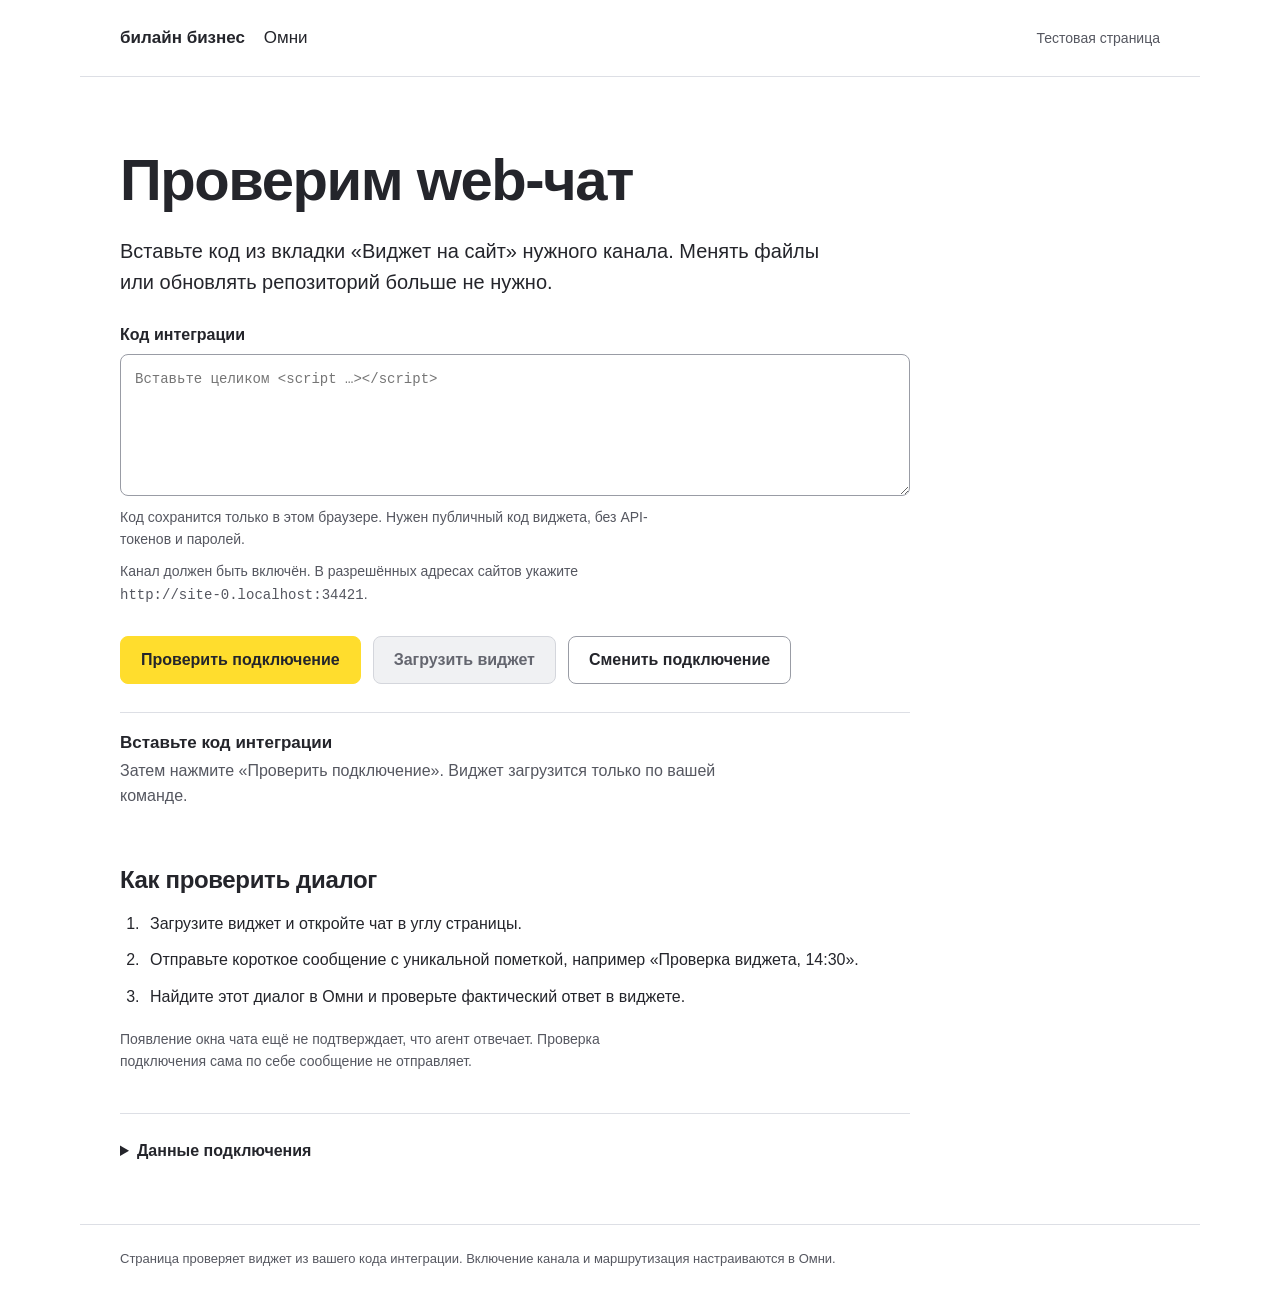
<file: index.html>
<!doctype html>
<html lang="ru">
  <head>
    <meta charset="utf-8">
    <meta name="viewport" content="width=device-width, initial-scale=1">
    <meta name="referrer" content="no-referrer">
    <title>Омни — тестовый web-чат</title>
    <link rel="stylesheet" href="./styles.css?v=paste-v1">
    <script src="./embed-config.js?v=paste-v1" defer></script>
    <script src="./test-page.js?v=paste-v1" defer></script>
  </head>
  <body>
    <header class="site-header">
      <a class="brand" href="./" aria-label="Омни, тестовая страница">билайн бизнес <span>Омни</span></a>
      <span class="environment">Тестовая страница</span>
    </header>
    <main>
      <section class="intro" aria-labelledby="page-title">
        <h1 id="page-title">Проверим web-чат</h1>
        <p class="lead">Вставьте код из вкладки «Виджет на сайт» нужного канала. Менять файлы или обновлять репозиторий больше не нужно.</p>
        <div class="embed-form">
          <label for="embed-code">Код интеграции</label>
          <textarea id="embed-code" rows="5" spellcheck="false" autocomplete="off" autocapitalize="off" aria-describedby="embed-help" placeholder="Вставьте целиком &lt;script …&gt;&lt;/script&gt;"></textarea>
          <p id="embed-help" class="note">Код сохранится только в этом браузере. Нужен публичный код виджета, без API-токенов и паролей.</p>
          <p class="note">Канал должен быть включён. В разрешённых адресах сайтов укажите <code id="allowed-origin"></code>.</p>
        </div>
        <div class="actions">
          <button id="check" class="primary" type="button">Проверить подключение</button>
          <button id="load" class="secondary" type="button" disabled>Загрузить виджет</button>
          <button id="reset" class="secondary" type="button">Сменить подключение</button>
        </div>
        <div class="connection-state" role="status" aria-live="polite" aria-atomic="true">
          <p id="status-title" class="status-title">Вставьте код интеграции</p>
          <p id="status-detail">Затем нажмите «Проверить подключение». Виджет загрузится только по вашей команде.</p>
        </div>
      </section>
      <section class="test-guide" aria-labelledby="guide-title">
        <h2 id="guide-title">Как проверить диалог</h2>
        <ol>
          <li>Загрузите виджет и откройте чат в углу страницы.</li>
          <li>Отправьте короткое сообщение с уникальной пометкой, например «Проверка виджета, 14:30».</li>
          <li>Найдите этот диалог в Омни и проверьте фактический ответ в виджете.</li>
        </ol>
        <p class="note">Появление окна чата ещё не подтверждает, что агент отвечает. Проверка подключения сама по себе сообщение не отправляет.</p>
      </section>
      <details class="diagnostics">
        <summary>Данные подключения</summary>
        <dl>
          <div><dt>Адрес сайта для настройки виджета</dt><dd><code id="origin"></code></dd></div>
          <div><dt>Канал</dt><dd><span id="channel-name"></span></dd></div>
          <div><dt>Адрес API</dt><dd><code id="api-url">Не задан</code></dd></div>
          <div><dt>Время последней проверки</dt><dd><span id="checked-at">Проверка ещё не запускалась</span></dd></div>
          <div><dt>Ответ сервера</dt><dd><span id="http-status">Проверка ещё не запускалась</span></dd></div>
        </dl>
        <p>Для подключения разрешите этот адрес сайта в настройках виджета. Укажите схему, домен и порт, без пути страницы.</p>
      </details>
    </main>
    <footer>Страница проверяет виджет из вашего кода интеграции. Включение канала и маршрутизация настраиваются в Омни.</footer>
  </body>
</html>
</file>
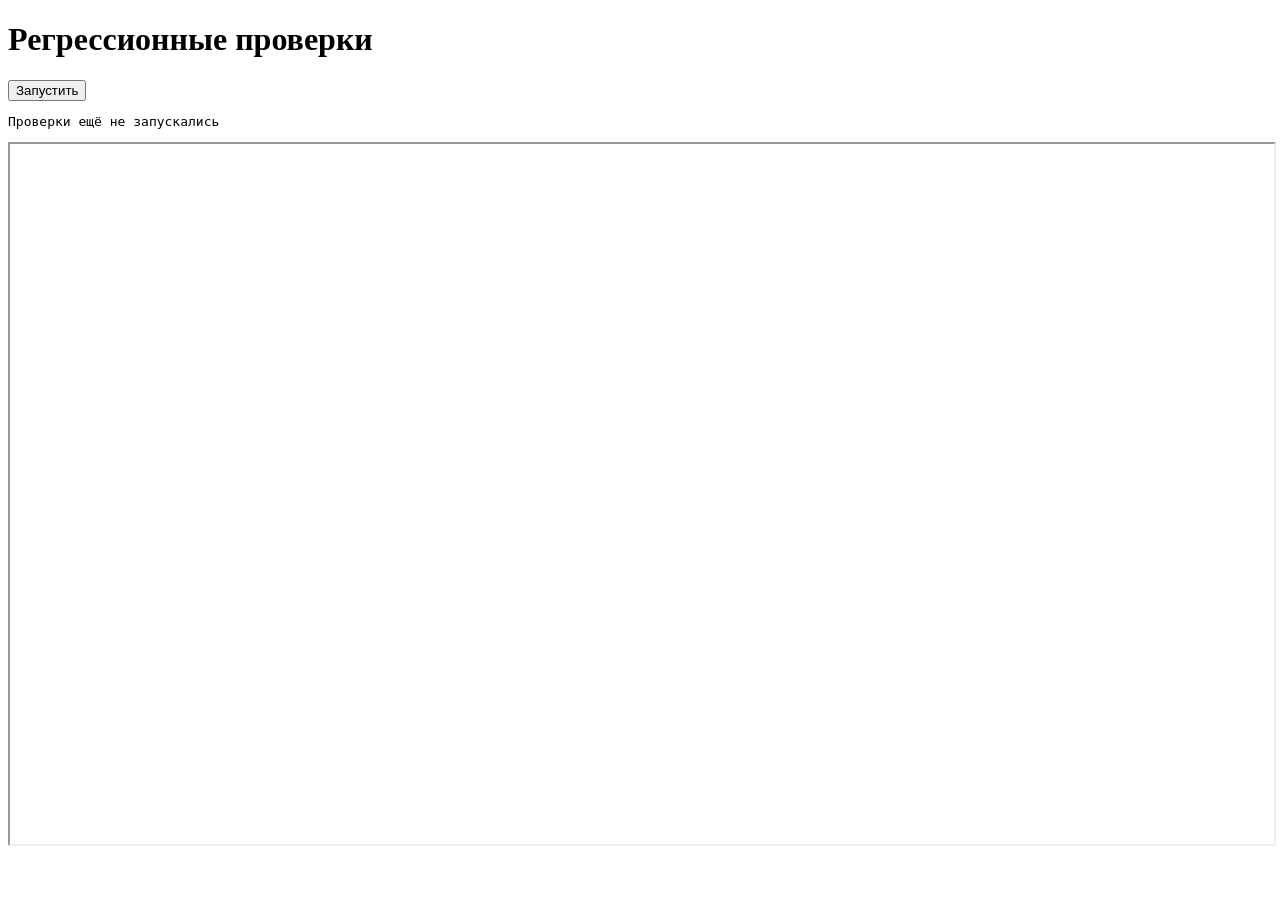
<file: tests/regression.html>
<!doctype html>
<html lang="ru">
<meta charset="utf-8">
<title>Проверки страницы виджета</title>
<h1>Регрессионные проверки</h1>
<button id="run">Запустить</button>
<pre id="result" role="status">Проверки ещё не запускались</pre>
<iframe id="page" title="Проверяемая страница" style="width:100%;height:700px"></iframe>
<script src="./regression.js"></script>
</html>
</file>
<file: styles.css>
:root {
  color-scheme: light;
  font-family: "Segoe UI", sans-serif;
  color: #24252b;
  background: #ffffff;
  --accent: #ffdd2d;
  --muted: #555760;
  --line: #dddfe5;
  --focus: #174fa7;
}
* { box-sizing: border-box; }
body { margin: 0; }
::selection { background: #ffed98; color: #24252b; }
a { color: inherit; text-underline-offset: .18em; }
button, summary, a { -webkit-tap-highlight-color: transparent; }
:focus-visible { outline: 3px solid var(--focus); outline-offset: 4px; }
.site-header {
  max-width: 1120px;
  margin: 0 auto;
  padding: 28px 40px;
  display: flex;
  align-items: center;
  justify-content: space-between;
  gap: 20px;
  border-bottom: 1px solid var(--line);
}
.brand { text-decoration: none; font-size: 17px; font-weight: 700; }
.brand span { margin-left: 14px; font-weight: 400; }
.environment { color: var(--muted); font-size: 14px; }
main { max-width: 1120px; margin: 0 auto; padding: 72px 40px 56px; }
.intro { max-width: 790px; }
h1 { margin: 0 0 24px; font-size: clamp(36px, 5vw, 58px); line-height: 1.08; letter-spacing: -.025em; text-wrap: balance; }
.lead { margin: 0; max-width: 66ch; font-size: 20px; line-height: 1.55; }
.embed-form { margin-top: 28px; }
.embed-form label { display: block; font-weight: 600; margin-bottom: 10px; }
textarea { display: block; width: 100%; padding: 14px; border: 1px solid #999ca5; border-radius: 8px; font: 14px/1.55 Consolas, monospace; resize: vertical; min-height: 142px; }
textarea:disabled { background: #f0f1f3; color: var(--muted); }
.embed-form .note { margin-top: 10px; }
.actions { display: flex; flex-wrap: wrap; gap: 12px; margin-top: 30px; }
button { font: inherit; font-weight: 600; border-radius: 8px; padding: 14px 20px; min-height: 48px; cursor: pointer; }
.primary { border: 1px solid var(--accent); background: var(--accent); color: #24252b; }
.primary:hover:enabled { background: #f3cd18; border-color: #f3cd18; }
.secondary { border: 1px solid #999ca5; background: #fff; color: #24252b; }
.secondary:hover:enabled { background: #f3f4f6; }
button:disabled { color: #64666f; background: #f0f1f3; border-color: #d4d6dc; cursor: not-allowed; }
.connection-state { margin-top: 28px; padding: 20px 0 0; border-top: 1px solid var(--line); min-height: 94px; }
.status-title { margin: 0 0 6px; font-size: 17px; font-weight: 700; }
#status-detail { margin: 0; color: var(--muted); line-height: 1.55; max-width: 70ch; }
.connection-state[data-state="error"] .status-title { color: #9e2424; }
.test-guide { max-width: 790px; margin-top: 56px; }
h2 { margin: 0 0 16px; font-size: 24px; line-height: 1.25; letter-spacing: -.015em; }
ol { padding-left: 24px; margin: 0; line-height: 1.65; }
li { padding-left: 6px; margin: 10px 0; }
.note { color: var(--muted); font-size: 14px; line-height: 1.6; margin: 18px 0 0; max-width: 72ch; }
.diagnostics { max-width: 790px; margin-top: 40px; border-top: 1px solid var(--line); padding-top: 20px; }
summary { cursor: pointer; font-weight: 600; padding: 8px 0; }
dl { margin: 18px 0; }
dl > div { margin: 14px 0; }
dt { color: var(--muted); font-size: 13px; margin-bottom: 5px; }
dd { margin: 0; overflow-wrap: anywhere; }
code { font-family: Consolas, monospace; font-size: 14px; font-variant-numeric: tabular-nums; }
.diagnostics p { color: var(--muted); font-size: 14px; line-height: 1.55; max-width: 70ch; }
footer { max-width: 1120px; margin: 0 auto; padding: 24px 40px 40px; color: var(--muted); font-size: 13px; line-height: 1.55; border-top: 1px solid var(--line); }
@media (max-width: 600px) {
  .site-header { padding: 22px 24px; flex-wrap: wrap; gap: 12px; }
  main { padding: 44px 24px 36px; }
  h1 { margin-bottom: 20px; }
  .lead { font-size: 18px; }
  .actions { flex-direction: column; align-items: stretch; }
  .test-guide { margin-top: 36px; }
  footer { padding: 24px; }
}
</file>
